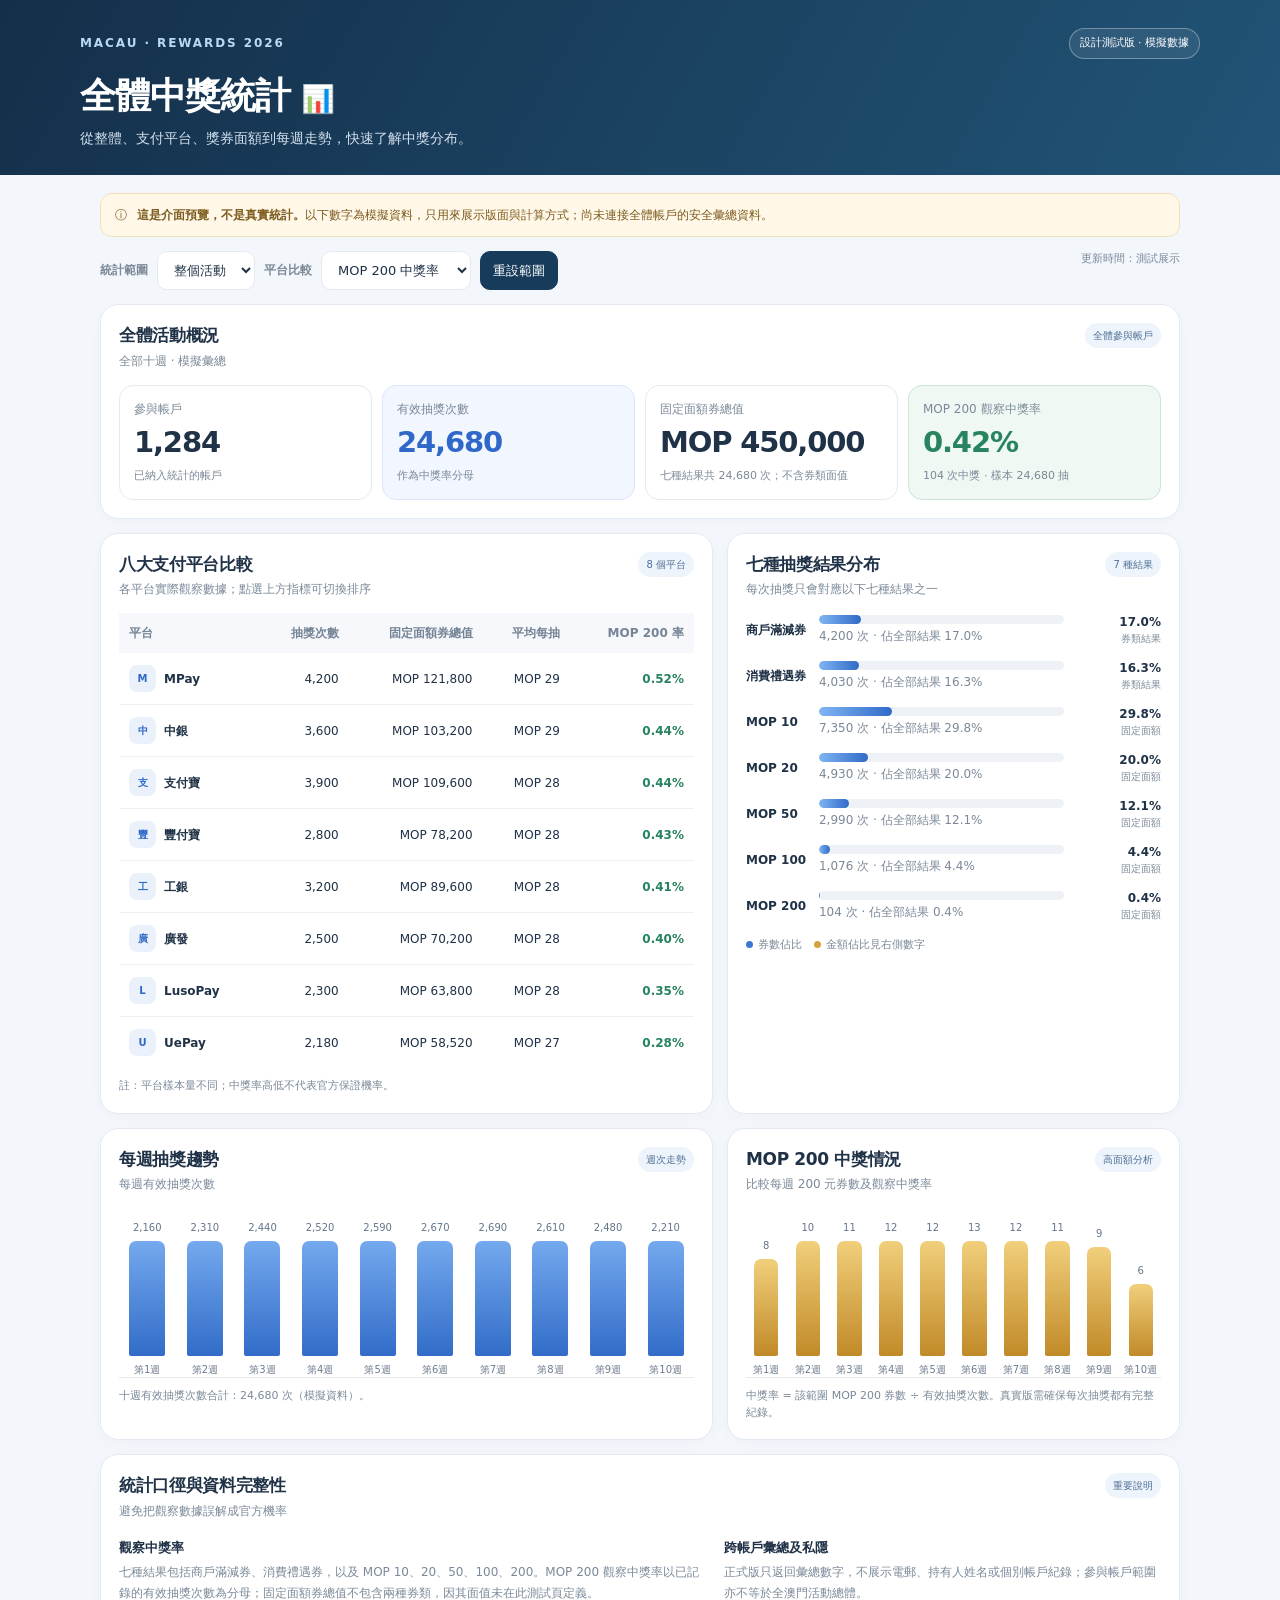
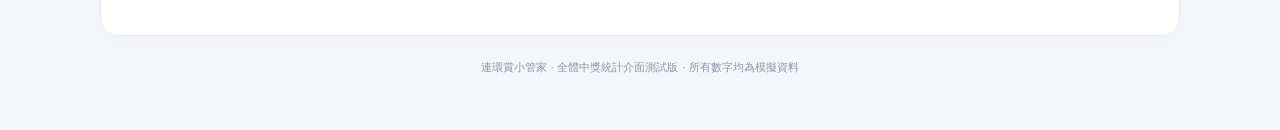
<file: stats-preview.html>
<!doctype html>
<html lang="zh-Hant">
<head>
<meta charset="utf-8"><meta name="viewport" content="width=device-width,initial-scale=1">
<meta name="theme-color" content="#173b5b"><title>全體中獎統計｜連環賞小管家（設計測試）</title>
<style>
:root{--navy:#173b5b;--blue:#2f68c9;--ink:#203247;--muted:#7b8998;--line:#e4eaf1;--bg:#f3f6fb;--green:#27845e;--gold:#b78225;--red:#c55353}
*{box-sizing:border-box}body{margin:0;background:var(--bg);color:var(--ink);font-family:system-ui,-apple-system,"Noto Sans TC",sans-serif;line-height:1.5}.hero{background:linear-gradient(120deg,#142f4a,#215477);color:white;padding:28px 20px 26px}.hero-inner,main{max-width:1120px;margin:auto}.eyebrow{letter-spacing:.16em;font-size:12px;font-weight:800;color:#b9d9f4}.hero-top{display:flex;justify-content:space-between;align-items:center;gap:12px}.demo{font-size:11px;border:1px solid #ffffff55;background:#ffffff14;border-radius:99px;padding:6px 10px;white-space:nowrap}.hero h1{font-size:clamp(25px,4vw,36px);margin:10px 0 5px;letter-spacing:-.03em}.hero p{margin:0;color:#d3e0ed;font-size:14px}.wrap{max-width:1120px;margin:18px auto 44px;padding:0 14px}.notice{display:flex;gap:10px;align-items:flex-start;padding:12px 14px;background:#fff8e9;border:1px solid #f1dfb8;color:#7d5b1d;border-radius:12px;font-size:12px;margin-bottom:14px}.filters{display:flex;flex-wrap:wrap;align-items:center;gap:9px;margin-bottom:14px}.filters label{font-size:12px;color:var(--muted);font-weight:700}.filters select,.filters button{border:1px solid var(--line);border-radius:10px;padding:9px 12px;background:#fff;color:var(--ink);font:inherit;font-size:13px}.filters button{background:var(--navy);color:white;border-color:var(--navy);cursor:pointer}.updated{margin-left:auto;color:var(--muted);font-size:11px}.section{background:white;border:1px solid var(--line);border-radius:18px;padding:18px;margin-bottom:14px;box-shadow:0 4px 16px #243b5306}.section-head{display:flex;justify-content:space-between;align-items:flex-start;gap:12px;margin-bottom:15px}.section h2{font-size:17px;margin:0;letter-spacing:-.02em}.sub{font-size:12px;color:var(--muted);margin-top:3px}.tag{font-size:10px;color:#507096;background:#edf4fb;border-radius:99px;padding:5px 8px;white-space:nowrap}.metrics{display:grid;grid-template-columns:repeat(4,minmax(0,1fr));gap:10px}.metric{border:1px solid var(--line);border-radius:14px;padding:14px;min-height:115px;display:flex;flex-direction:column;justify-content:space-between}.metric .label{font-size:12px;color:var(--muted)}.metric strong{font-size:clamp(21px,3vw,29px);letter-spacing:-.04em;line-height:1.2}.metric small{font-size:11px;color:var(--muted)}.metric.focus{background:#eff8f3;border-color:#c9e6d6}.metric.focus strong{color:var(--green)}.metric.blue{background:#f1f6ff;border-color:#dce7fa}.metric.blue strong{color:var(--blue)}.two-col{display:grid;grid-template-columns:1.15fr .85fr;gap:14px}.table-wrap{overflow:auto}table{border-collapse:collapse;width:100%;font-size:12px;white-space:nowrap}th{background:#f6f8fb;color:#758496;font-weight:700;text-align:right;padding:11px 10px}td{padding:12px 10px;border-bottom:1px solid #edf1f5;text-align:right}th:first-child,td:first-child{text-align:left}tbody tr:last-child td{border-bottom:0}tbody tr:hover{background:#f8fbff}.platform{display:flex;align-items:center;gap:8px;font-weight:750}.logo{display:grid;place-items:center;width:27px;height:27px;border-radius:8px;background:#eaf1fb;color:#2f68c9;font-size:10px;font-weight:900}.rate{font-weight:800;color:var(--green)}.bar-cell{min-width:115px}.barline{height:6px;background:#edf1f6;border-radius:20px;overflow:hidden;margin-top:5px}.barline i{display:block;height:100%;background:linear-gradient(90deg,#5d9be8,#2e69c7);border-radius:20px}.dist-list{display:grid;gap:13px}.dist-row{display:grid;grid-template-columns:64px 1fr 88px;align-items:center;gap:9px;font-size:12px}.dist-label{font-weight:800}.track{height:9px;border-radius:99px;background:#eef2f6;overflow:hidden}.track span{display:block;height:100%;border-radius:99px;background:linear-gradient(90deg,#80b5f3,#306ac7)}.dist-value{text-align:right;font-weight:750}.dist-value small{display:block;color:var(--muted);font-weight:500}.legend{display:flex;flex-wrap:wrap;gap:12px;font-size:11px;color:var(--muted);margin-top:15px}.dot{display:inline-block;width:7px;height:7px;border-radius:50%;margin-right:5px;background:#3978cf}.dot.gold{background:#d5a23d}.chart{display:flex;align-items:flex-end;gap:9px;height:170px;padding:12px 4px 0;border-bottom:1px solid var(--line)}.bar-group{flex:1;height:100%;display:flex;flex-direction:column;align-items:center;justify-content:flex-end;gap:6px;min-width:0}.bar-group .bar-num{font-size:10px;color:#64758a}.bar{width:min(36px,75%);min-height:3px;border-radius:7px 7px 2px 2px;background:linear-gradient(180deg,#74a9ee,#326cc8);position:relative}.bar.gold{background:linear-gradient(180deg,#f1cf7b,#c18a28)}.bar-group label{font-size:10px;color:#6d7b8d;white-space:nowrap}.week-foot{font-size:11px;color:var(--muted);margin-top:10px}.pill{display:inline-block;font-size:10px;padding:3px 7px;border-radius:99px;background:#edf7f0;color:#2d8057}.muted{color:var(--muted)}.footer{text-align:center;color:#8b98a7;font-size:11px;padding:10px}.empty{text-align:center;padding:28px;color:var(--muted)}@media(max-width:760px){.hero{padding:22px 16px}.wrap{padding:0 10px;margin-top:12px}.section{padding:14px;border-radius:15px}.metrics{grid-template-columns:repeat(2,minmax(0,1fr));gap:8px}.metric{min-height:103px;padding:12px}.two-col{grid-template-columns:1fr}.updated{width:100%;margin-left:0}.section-head{margin-bottom:12px}.dist-row{grid-template-columns:58px 1fr 78px}.chart{height:145px;gap:5px}.hero p{max-width:600px}.table-wrap{margin:0 -2px}th,td{padding:10px 8px}}@media(min-width:761px){.wrap{padding:0 20px}}

/* Mobile readability refinement */
.filters{align-items:stretch}
.filters label{align-self:center}
@media(max-width:760px){
 .filters{display:grid;grid-template-columns:1fr 1fr;gap:8px}
 .filters label{grid-column:1/-1;margin-top:2px}
 .filters select{width:100%;min-width:0;font-size:13px;padding:10px 9px}
 .filters button{width:100%;min-height:40px}
 .updated{grid-column:1/-1;margin:0;font-size:11px}
 .section{padding:13px 12px;margin-bottom:11px}
 .section-head{align-items:center;gap:6px}
 .section h2{font-size:15px}
 .sub{font-size:11px;line-height:1.55}
 .tag{font-size:9px;padding:4px 6px}
 .metrics{grid-template-columns:repeat(2,minmax(0,1fr))}
 .metric{min-height:98px;padding:10px}
 .metric .label{font-size:11px;line-height:1.4}
 .metric strong{font-size:21px;overflow-wrap:anywhere}
 .metric small{font-size:10px;line-height:1.45}
 .two-col{gap:0}
 .table-wrap{overflow:visible}
 table{font-size:11px;white-space:normal;table-layout:fixed}
 th,td{padding:9px 4px;overflow-wrap:anywhere}
 th{font-size:10px;line-height:1.3}
 th:nth-child(1),td:nth-child(1){width:23%}
 th:nth-child(2),td:nth-child(2){width:18%}
 th:nth-child(3),td:nth-child(3){width:23%}
 th:nth-child(4),td:nth-child(4){width:17%}
 th:nth-child(5),td:nth-child(5){width:19%}
 .platform{gap:4px;font-size:10px;overflow-wrap:anywhere}
 .logo{width:22px;height:22px;min-width:22px;font-size:9px;border-radius:6px}
 .rate{font-size:10px}
 .dist-list{gap:12px}
 .dist-row{grid-template-columns:76px minmax(0,1fr) 63px;gap:7px;font-size:11px}
 .dist-label{font-size:11px;line-height:1.35;overflow-wrap:normal;word-break:keep-all}
 .dist-value{font-size:11px;line-height:1.35;overflow-wrap:anywhere}
 .dist-value small{font-size:9px}
 .dist-row .sub{font-size:10px}
 .chart{height:132px;gap:3px;padding-top:8px}
 .bar-group .bar-num{font-size:9px;line-height:1.2;min-height:11px}
 .bar-group label{font-size:9px;white-space:normal;text-align:center;line-height:1.2;min-height:22px}
 .week-foot{font-size:10px;line-height:1.6}
 .notice{font-size:11px;line-height:1.6;padding:10px}
 .footer{font-size:10px}
}
@media(max-width:380px){
 .dist-row{grid-template-columns:68px minmax(0,1fr) 58px;gap:5px}
 .metric strong{font-size:19px}
 .section{padding:12px 10px}
 th,td{padding:8px 3px;font-size:10px}
 .platform{font-size:9px}
 .logo{width:19px;height:19px;min-width:19px}
}
</style></head>
<body>
<header class="hero"><div class="hero-inner"><div class="hero-top"><div class="eyebrow">MACAU · REWARDS 2026</div><div class="demo">設計測試版 · 模擬數據</div></div><h1>全體中獎統計 <span style="font-size:.75em">📊</span></h1><p>從整體、支付平台、獎券面額到每週走勢，快速了解中獎分布。</p></div></header>
<main class="wrap">
<div class="notice"><span>ⓘ</span><div><b>這是介面預覽，不是真實統計。</b>以下數字為模擬資料，只用來展示版面與計算方式；尚未連接全體帳戶的安全彙總資料。</div></div>
<div class="filters"><label for="period">統計範圍</label><select id="period"><option value="all">整個活動</option><option value="1">第 1 週</option><option value="2">第 2 週</option><option value="3">第 3 週</option><option value="4">第 4 週</option><option value="5">第 5 週</option><option value="6">第 6 週</option><option value="7">第 7 週</option><option value="8">第 8 週</option><option value="9">第 9 週</option><option value="10">第 10 週</option></select><label for="metric">平台比較</label><select id="metric"><option value="rate">MOP 200 中獎率</option><option value="total">優惠券總額</option><option value="avg">平均每次抽獎金額</option><option value="count">抽獎次數</option></select><button id="reset">重設範圍</button><span class="updated">更新時間：測試展示</span></div>
<section class="section"><div class="section-head"><div><h2>全體活動概況</h2><div class="sub" id="periodLabel">全部十週 · 模擬彙總</div></div><span class="tag">全體參與帳戶</span></div><div class="metrics">
<div class="metric"><span class="label">參與帳戶</span><strong id="accounts">1,284</strong><small>已納入統計的帳戶</small></div>
<div class="metric blue"><span class="label">有效抽獎次數</span><strong id="draws">24,680</strong><small>作為中獎率分母</small></div>
<div class="metric"><span class="label">固定面額券總值</span><strong id="totalValue">MOP 684,920</strong><small id="couponCount">七種結果合計</small></div>
<div class="metric focus"><span class="label">MOP 200 觀察中獎率</span><strong id="rate200">0.42%</strong><small id="hits200">104 次中獎 · 樣本 24,680 抽</small></div>
</div></section>
<div class="two-col">
<section class="section"><div class="section-head"><div><h2>八大支付平台比較</h2><div class="sub">各平台實際觀察數據；點選上方指標可切換排序</div></div><span class="tag">8 個平台</span></div><div class="table-wrap"><table><thead><tr><th>平台</th><th>抽獎次數</th><th>固定面額券總值</th><th>平均每抽</th><th>MOP 200 率</th></tr></thead><tbody id="platformRows"></tbody></table></div><div class="week-foot">註：平台樣本量不同；中獎率高低不代表官方保證機率。</div></section>
<section class="section"><div class="section-head"><div><h2>七種抽獎結果分布</h2><div class="sub">每次抽獎只會對應以下七種結果之一</div></div><span class="tag">7 種結果</span></div><div class="dist-list" id="denomRows"></div><div class="legend"><span><i class="dot"></i>券數佔比</span><span><i class="dot gold"></i>金額佔比見右側數字</span></div></section>
</div>
<div class="two-col">
<section class="section"><div class="section-head"><div><h2>每週抽獎趨勢</h2><div class="sub">每週有效抽獎次數</div></div><span class="tag">週次走勢</span></div><div class="chart" id="weeklyChart"></div><div class="week-foot" id="weeklyNote">柱形高度按當前範圍的模擬抽獎量呈現。</div></section>
<section class="section"><div class="section-head"><div><h2>MOP 200 中獎情況</h2><div class="sub">比較每週 200 元券數及觀察中獎率</div></div><span class="tag">高面額分析</span></div><div class="chart" id="jackpotChart"></div><div class="week-foot">中獎率 = 該範圍 MOP 200 券數 ÷ 有效抽獎次數。真實版需確保每次抽獎都有完整紀錄。</div></section>
</div>
<section class="section"><div class="section-head"><div><h2>統計口徑與資料完整性</h2><div class="sub">避免把觀察數據誤解成官方機率</div></div><span class="tag">重要說明</span></div><div class="two-col"><div><b style="font-size:13px">觀察中獎率</b><p class="sub" style="line-height:1.8">七種結果包括商戶滿減券、消費禮遇券，以及 MOP 10、20、50、100、200。MOP 200 觀察中獎率以已記錄的有效抽獎次數為分母；固定面額券總值不包含兩種券類，因其面值未在此測試頁定義。</p></div><div><b style="font-size:13px">跨帳戶彙總及私隱</b><p class="sub" style="line-height:1.8">正式版只返回彙總數字，不展示電郵、持有人姓名或個別帳戶紀錄；參與帳戶範圍亦不等於全澳門活動總體。</p></div></div></section>
<div class="footer">連環賞小管家 · 全體中獎統計介面測試版 · 所有數字均為模擬資料</div>
</main>
<script>
const platforms=[
{name:'MPay',logo:'M',draws:4200,total:121800,hits:22,counts:[1800,1200,700,380,18]},
{name:'支付寶',logo:'支',draws:3900,total:109600,hits:17,counts:[1700,1100,650,320,14]},
{name:'中銀',logo:'中',draws:3600,total:103200,hits:16,counts:[1550,1000,600,300,16]},
{name:'工銀',logo:'工',draws:3200,total:89600,hits:13,counts:[1400,900,500,260,13]},
{name:'豐付寶',logo:'豐',draws:2800,total:78200,hits:12,counts:[1250,780,450,220,12]},
{name:'廣發',logo:'廣',draws:2500,total:70200,hits:10,counts:[1100,700,400,200,10]},
{name:'LusoPay',logo:'L',draws:2300,total:63800,hits:8,counts:[1000,650,360,180,8]},
{name:'UePay',logo:'U',draws:2180,total:58520,hits:6,counts:[950,600,330,160,6]}
];
const outcomes=[{name:"商戶滿減券",count:4200,value:null},{name:"消費禮遇券",count:4030,value:null},{name:"MOP 10",count:7350,value:10},{name:"MOP 20",count:4930,value:20},{name:"MOP 50",count:2990,value:50},{name:"MOP 100",count:1076,value:100},{name:"MOP 200",count:104,value:200}],weeks=[2160,2310,2440,2520,2590,2670,2690,2610,2480,2210],week200=[8,10,11,12,12,13,12,11,9,6];
const fmt=n=>Number(n).toLocaleString('en-US'),money=n=>'MOP '+fmt(Math.round(n)),sum=a=>a.reduce((x,y)=>x+y,0);
function weekScale(n){return n/10}
function getFactor(){const v=document.querySelector('#period').value;return v==='all'?1:([2160,2310,2440,2520,2590,2670,2690,2610,2480,2210][+v-1]/24680)}
function render(){const selected=document.querySelector('#period').value, factor=getFactor(), totalDraws=Math.round(24680*factor), accounts=selected==='all'?1284:Math.round(1284*(.19+Number(selected)*.065));let results=outcomes.map(o=>({...o,count:Math.round(o.count*factor)}));let couponCount=sum(results.map(o=>o.count)),fixedValue=sum(results.filter(o=>o.value!==null).map(o=>o.count*o.value)),hits=results.find(o=>o.value===200).count,rate=totalDraws?hits/totalDraws*100:0;
document.querySelector('#periodLabel').textContent=selected==='all'?'全部十週 · 模擬彙總':'第 '+selected+' 週 · 模擬週報';
document.querySelector('#accounts').textContent=fmt(accounts);document.querySelector('#draws').textContent=fmt(totalDraws);document.querySelector('#totalValue').textContent=money(fixedValue);document.querySelector('#couponCount').textContent='七種結果共 '+fmt(couponCount)+' 次；不含券類面值';document.querySelector('#rate200').textContent=rate.toFixed(2)+'%';document.querySelector('#hits200').textContent=fmt(hits)+' 次中獎 · 樣本 '+fmt(totalDraws)+' 抽';
const metric=document.querySelector('#metric').value;let ps=platforms.map(p=>({...p,draws:Math.round(p.draws*factor),total:Math.round(p.total*factor),hits:Math.max(0,Math.round(p.hits*factor))}));ps.sort((a,b)=>metric==='rate'?(b.hits/Math.max(1,b.draws)-a.hits/Math.max(1,a.draws)):metric==='total'?b.total-a.total:metric==='avg'?(b.total/Math.max(1,b.draws)-a.total/Math.max(1,a.draws)):b.draws-a.draws);
document.querySelector('#platformRows').innerHTML=ps.map(p=>'<tr><td><div class="platform"><span class="logo">'+p.logo+'</span>'+p.name+'</div></td><td>'+fmt(p.draws)+'</td><td>'+money(p.total)+'</td><td>'+money(p.total/Math.max(1,p.draws))+'</td><td class="rate">'+(p.hits/Math.max(1,p.draws)*100).toFixed(2)+'%</td></tr>').join('');
document.querySelector('#denomRows').innerHTML=results.map(o=>{const share=o.count/Math.max(1,couponCount)*100;return '<div class="dist-row"><div class="dist-label">'+o.name+'</div><div><div class="track"><span style="width:'+share+'%"></span></div><div class="sub">'+fmt(o.count)+' 次 · 佔全部結果 '+share.toFixed(1)+'%</div></div><div class="dist-value">'+share.toFixed(1)+'%<small>'+(o.value===null?'券類結果':'固定面額')+'</small></div></div>'}).join('');const wDraw=selected==='all'?weeks:weeks.map((v,i)=>i===+selected-1?v:0),wJack=selected==='all'?week200:week200.map((v,i)=>i===+selected-1?v:0);const chart=(values,cls)=>{const max=Math.max(...values,1);return values.map((v,i)=>'<div class="bar-group"><span class="bar-num">'+(v?fmt(v):'')+'</span><div class="bar '+cls+'" style="height:'+Math.max(v?3:0,v/max*100)+'%"></div><label>第'+(i+1)+'週</label></div>').join('')};document.querySelector('#weeklyChart').innerHTML=chart(wDraw,'');document.querySelector('#jackpotChart').innerHTML=chart(wJack,'gold');document.querySelector('#weeklyNote').textContent=selected==='all'?'十週有效抽獎次數合計：'+fmt(sum(weeks))+' 次（模擬資料）。':'只高亮第 '+selected+' 週，其餘週次淡出；柱形為模擬數據。'}
document.querySelector('#period').addEventListener('change',render);document.querySelector('#metric').addEventListener('change',render);document.querySelector('#reset').addEventListener('click',()=>{document.querySelector('#period').value='all';document.querySelector('#metric').value='rate';render()});render();
</script></body></html>
</file>
